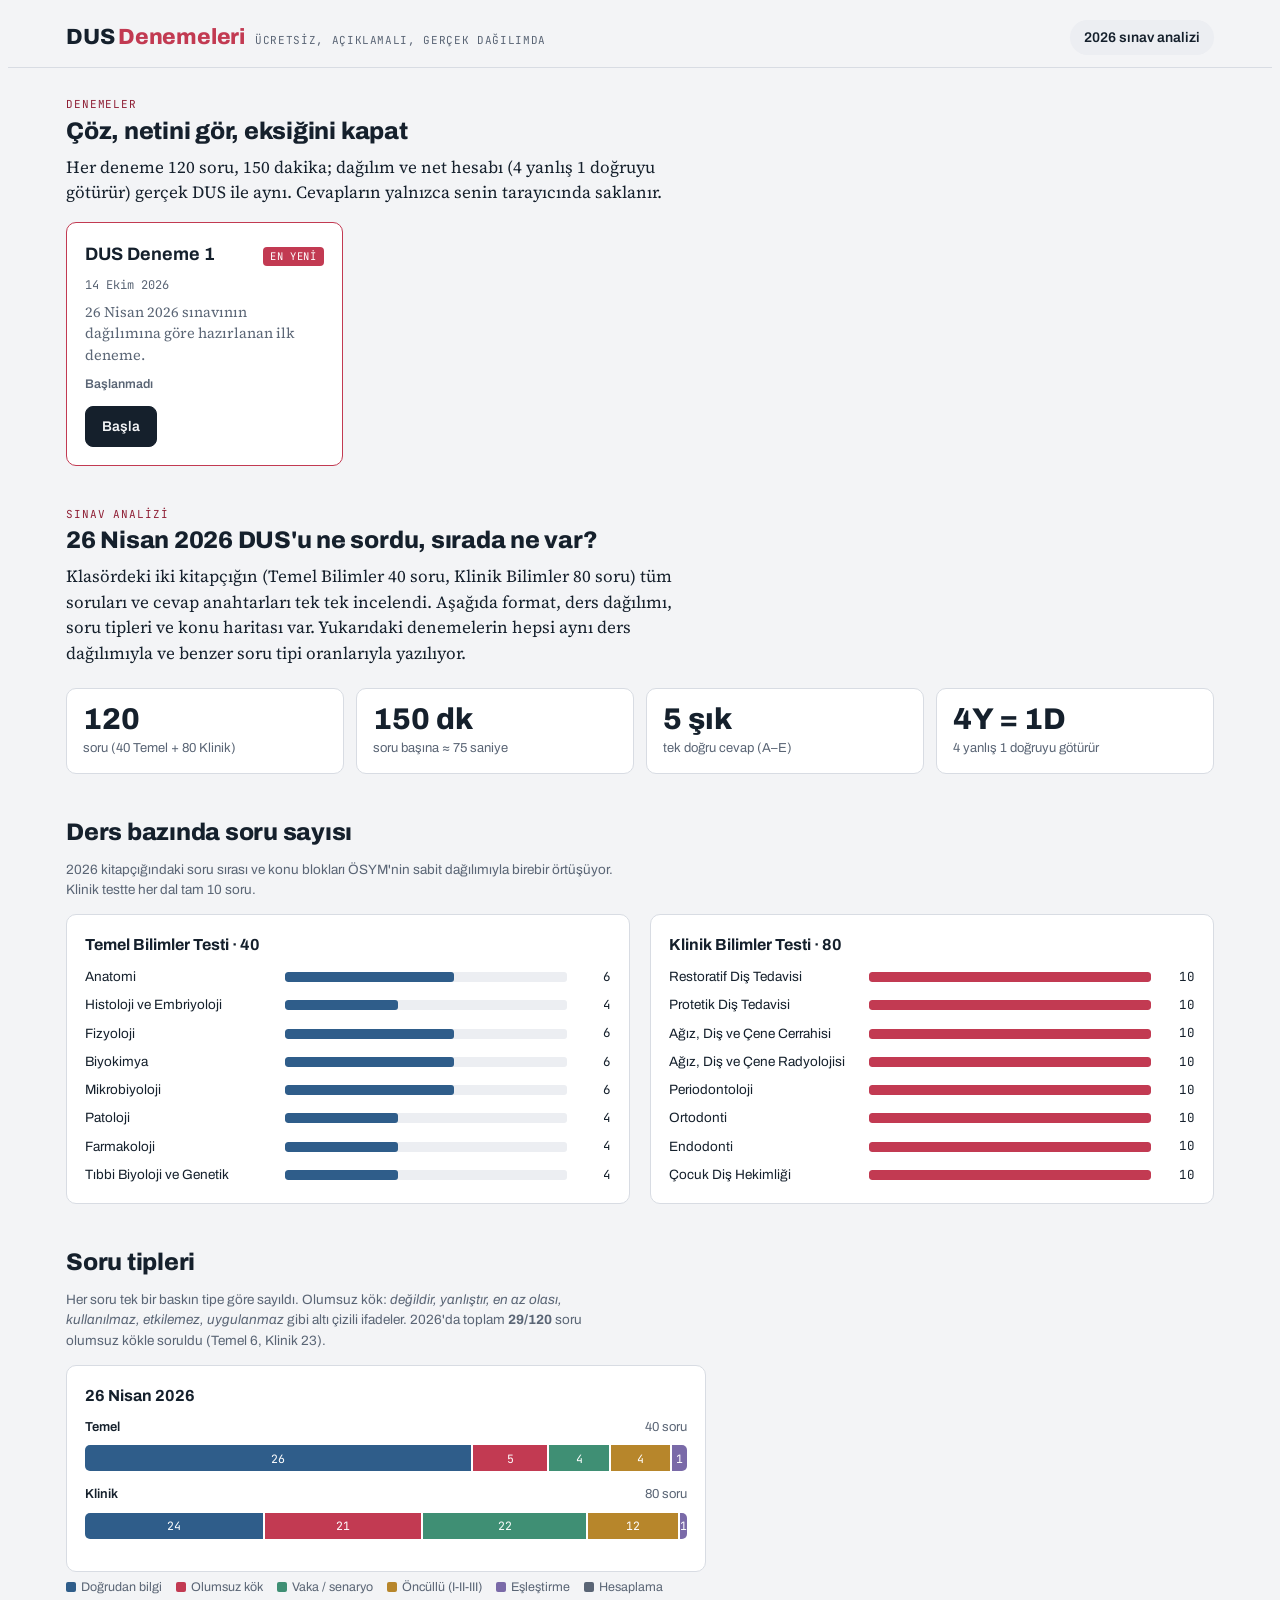
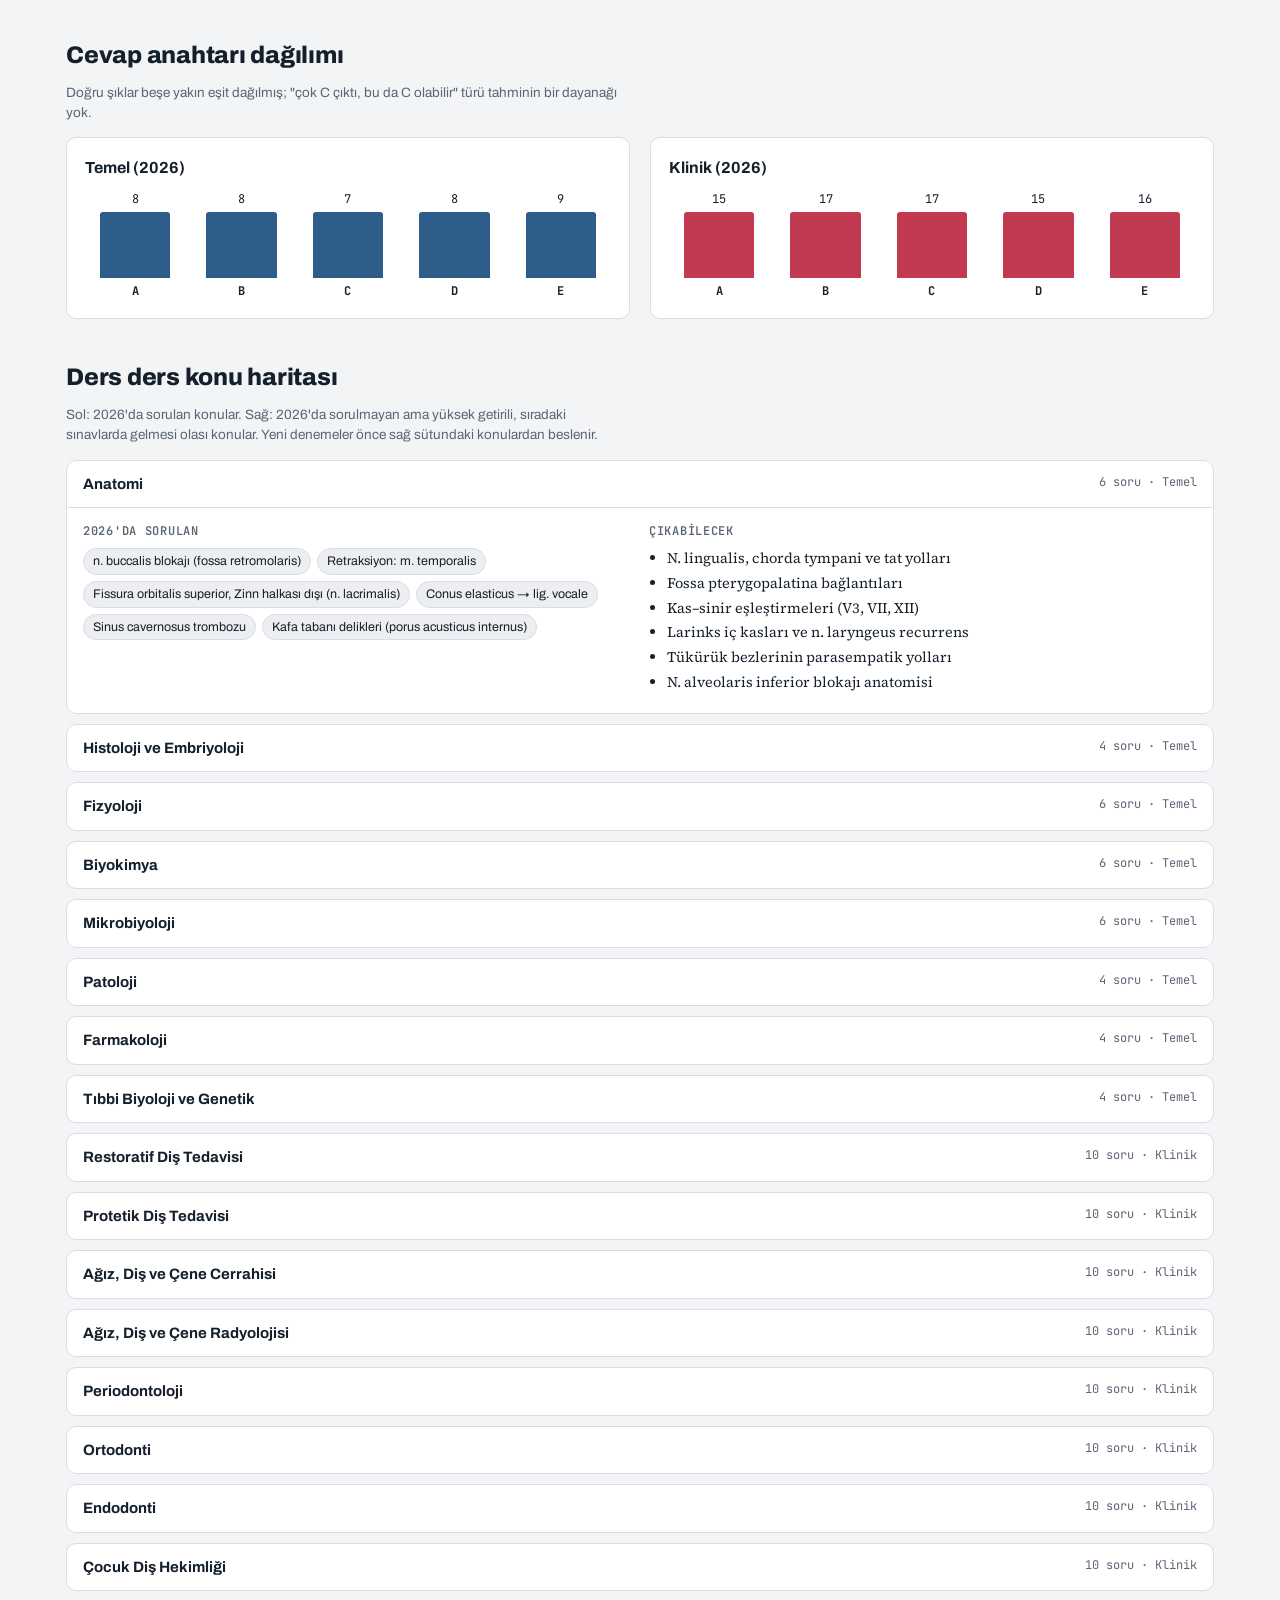
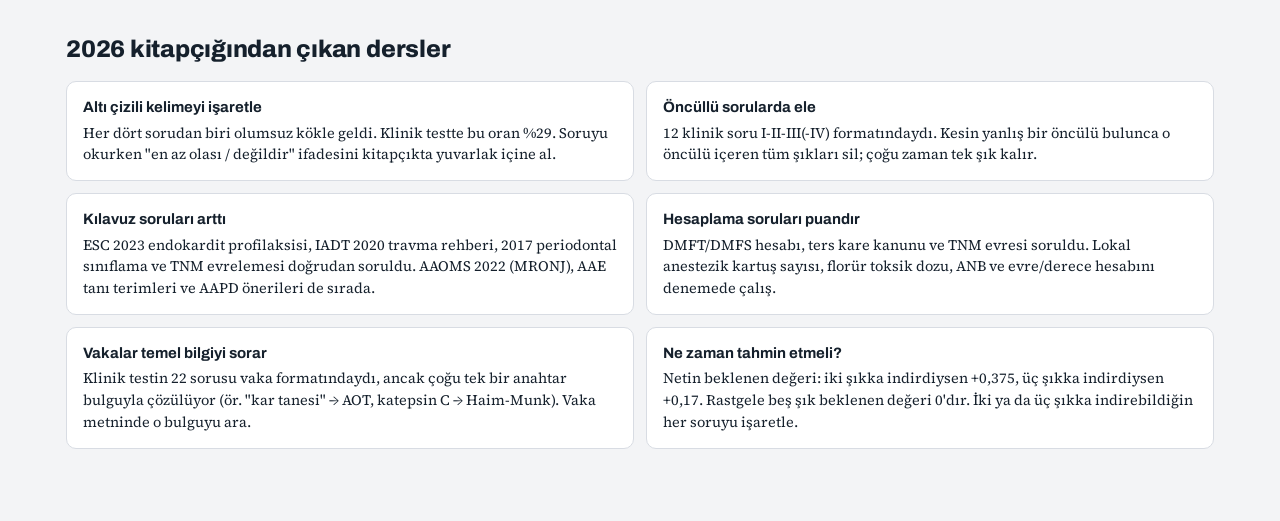
<file: index.html>
<!doctype html>
<html lang="tr">
<head>
<meta charset="utf-8">
<meta name="viewport" content="width=device-width, initial-scale=1, viewport-fit=cover">
<title>DUS Denemeleri</title>
<link rel="preconnect" href="https://fonts.googleapis.com">
<link rel="preconnect" href="https://fonts.gstatic.com" crossorigin>
<link rel="stylesheet" href="https://fonts.googleapis.com/css2?family=Archivo:wght@500;600;700;800&family=Source+Serif+4:opsz,wght@8..60,400;8..60,600;8..60,700&family=JetBrains+Mono:wght@400;600&display=swap">
<link rel="stylesheet" href="ortak.css">
</head>
<body>
<header class="top">
  <div class="wrap">
    <div class="brand"><h1>DUS <span>Denemeleri</span></h1><small>Ücretsiz, açıklamalı, gerçek dağılımda</small></div>
    <a class="navlink" href="#analiz">2026 sınav analizi</a>
  </div>
</header>
<main class="wrap">
  <div class="eyebrow">Denemeler</div>
  <h2>Çöz, netini gör, eksiğini kapat</h2>
  <p class="lede">Her deneme 120 soru, 150 dakika; dağılım ve net hesabı (4 yanlış 1 doğruyu götürür) gerçek DUS ile aynı. Cevapların yalnızca senin tarayıcında saklanır.</p>
  <div class="dlist" id="dlist"></div>
  <section id="analiz" class="block">
  <div class="eyebrow">Sınav analizi</div>
  <h2>26 Nisan 2026 DUS'u ne sordu, sırada ne var?</h2>
  <p class="lede">Klasördeki iki kitapçığın (Temel Bilimler 40 soru, Klinik Bilimler 80 soru) tüm soruları ve cevap anahtarları tek tek incelendi. Aşağıda format, ders dağılımı, soru tipleri ve konu haritası var. Yukarıdaki denemelerin hepsi aynı ders dağılımıyla ve benzer soru tipi oranlarıyla yazılıyor.</p>

  <div class="facts">
    <div class="fact"><b>120</b><span>soru (40 Temel + 80 Klinik)</span></div>
    <div class="fact"><b>150 dk</b><span>soru başına ≈ 75 saniye</span></div>
    <div class="fact"><b>5 şık</b><span>tek doğru cevap (A–E)</span></div>
    <div class="fact"><b>4Y = 1D</b><span>4 yanlış 1 doğruyu götürür</span></div>
  </div>

  <section class="block">
    <h2>Ders bazında soru sayısı</h2>
    <p class="note">2026 kitapçığındaki soru sırası ve konu blokları ÖSYM'nin sabit dağılımıyla birebir örtüşüyor. Klinik testte her dal tam 10 soru.</p>
    <div class="two">
      <div class="panel"><h3>Temel Bilimler Testi · 40</h3><div class="bars" id="bars-t"></div></div>
      <div class="panel"><h3>Klinik Bilimler Testi · 80</h3><div class="bars" id="bars-k"></div></div>
    </div>
  </section>

  <section class="block">
    <h2>Soru tipleri</h2>
    <p class="note">Her soru tek bir baskın tipe göre sayıldı. Olumsuz kök: <i>değildir, yanlıştır, en az olası, kullanılmaz, etkilemez, uygulanmaz</i> gibi altı çizili ifadeler. 2026'da toplam <b>29/120</b> soru olumsuz kökle soruldu (Temel 6, Klinik 23).</p>
    <div class="panel" id="types-2026" style="margin-top:14px;max-width:640px"></div>
    <div class="legend" id="types-legend"></div>
  </section>

  <section class="block">
    <h2>Cevap anahtarı dağılımı</h2>
    <p class="note">Doğru şıklar beşe yakın eşit dağılmış; "çok C çıktı, bu da C olabilir" türü tahminin bir dayanağı yok.</p>
    <div class="two">
      <div class="panel"><h3>Temel (2026)</h3><div class="keyd" id="key-t"></div></div>
      <div class="panel"><h3>Klinik (2026)</h3><div class="keyd" id="key-k"></div></div>
    </div>
  </section>

  <section class="block">
    <h2>Ders ders konu haritası</h2>
    <p class="note">Sol: 2026'da sorulan konular. Sağ: 2026'da sorulmayan ama yüksek getirili, sıradaki sınavlarda gelmesi olası konular. Yeni denemeler önce sağ sütundaki konulardan beslenir.</p>
    <div class="topics" id="topics"></div>
  </section>

  <section class="block">
    <h2>2026 kitapçığından çıkan dersler</h2>
    <div class="tips">
      <div class="tip"><b>Altı çizili kelimeyi işaretle</b><p>Her dört sorudan biri olumsuz kökle geldi. Klinik testte bu oran %29. Soruyu okurken "en az olası / değildir" ifadesini kitapçıkta yuvarlak içine al.</p></div>
      <div class="tip"><b>Öncüllü sorularda ele</b><p>12 klinik soru I-II-III(-IV) formatındaydı. Kesin yanlış bir öncülü bulunca o öncülü içeren tüm şıkları sil; çoğu zaman tek şık kalır.</p></div>
      <div class="tip"><b>Kılavuz soruları arttı</b><p>ESC 2023 endokardit profilaksisi, IADT 2020 travma rehberi, 2017 periodontal sınıflama ve TNM evrelemesi doğrudan soruldu. AAOMS 2022 (MRONJ), AAE tanı terimleri ve AAPD önerileri de sırada.</p></div>
      <div class="tip"><b>Hesaplama soruları puandır</b><p>DMFT/DMFS hesabı, ters kare kanunu ve TNM evresi soruldu. Lokal anestezik kartuş sayısı, florür toksik dozu, ANB ve evre/derece hesabını denemede çalış.</p></div>
      <div class="tip"><b>Vakalar temel bilgiyi sorar</b><p>Klinik testin 22 sorusu vaka formatındaydı, ancak çoğu tek bir anahtar bulguyla çözülüyor (ör. "kar tanesi" → AOT, katepsin C → Haim-Munk). Vaka metninde o bulguyu ara.</p></div>
      <div class="tip"><b>Ne zaman tahmin etmeli?</b><p>Netin beklenen değeri: iki şıkka indirdiysen +0,375, üç şıkka indirdiysen +0,17. Rastgele beş şık beklenen değeri 0'dır. İki ya da üç şıkka indirebildiğin her soruyu işaretle.</p></div>
    </div>
  </section>

  </section>
</main>
<script src="denemeler/liste.js"></script>
<script>
const $=id=>document.getElementById(id);
const TEMEL=[["Anatomi",6],["Histoloji ve Embriyoloji",4],["Fizyoloji",6],["Biyokimya",6],["Mikrobiyoloji",6],["Patoloji",4],["Farmakoloji",4],["Tıbbi Biyoloji ve Genetik",4]];
const KLINIK=[["Restoratif Diş Tedavisi",10],["Protetik Diş Tedavisi",10],["Ağız, Diş ve Çene Cerrahisi",10],["Ağız, Diş ve Çene Radyolojisi",10],["Periodontoloji",10],["Ortodonti",10],["Endodonti",10],["Çocuk Diş Hekimliği",10]];
const L=["A","B","C","D","E"];
const TYPES={bilgi:["Doğrudan bilgi","var(--chart1)"],olumsuz:["Olumsuz kök","var(--chart2)"],vaka:["Vaka / senaryo","var(--chart3)"],oncullu:["Öncüllü (I-II-III)","var(--chart4)"],eslestirme:["Eşleştirme","var(--chart5)"],hesap:["Hesaplama","var(--muted)"]};
const T2026={T:{bilgi:26,olumsuz:5,oncullu:4,vaka:4,eslestirme:1},K:{bilgi:24,olumsuz:21,vaka:22,oncullu:12,eslestirme:1}};
const KEY2026={T:{A:8,B:8,C:7,D:8,E:9},K:{A:15,B:17,C:17,D:15,E:16}};
const TOPICS=[
["Anatomi","n. buccalis blokajı (fossa retromolaris)|Retraksiyon: m. temporalis|Fissura orbitalis superior, Zinn halkası dışı (n. lacrimalis)|Conus elasticus → lig. vocale|Sinus cavernosus trombozu|Kafa tabanı delikleri (porus acusticus internus)","N. lingualis, chorda tympani ve tat yolları|Fossa pterygopalatina bağlantıları|Kas–sinir eşleştirmeleri (V3, VII, XII)|Larinks iç kasları ve n. laryngeus recurrens|Tükürük bezlerinin parasempatik yolları|N. alveolaris inferior blokajı anatomisi"],
["Histoloji ve Embriyoloji","Miyeloperoksidaz → nötrofil|Meckel kıkırdağı → mandibula|Yanak mukozası epitel tabakaları|Mide epiteli (Paneth hücresi yok)","Hertwig kök kını, Malassez artıkları|Faringeal ark ve kese türevleri|Tomes lifi / Tomes çıkıntısı ayrımı|Ağız mukozası tipleri|Damak ve dil gelişimi"],
["Fizyoloji","Parasempatik uyarı ve tükürük|Monosit → makrofaj|Sürfaktan eksikliği|Kalsiyum homeostazı (PTH, D vit., kalsitonin)|VIP ve alt özofagus sfinkteri|Repolarizasyon: voltaj kapılı K⁺","Kalp aksiyon potansiyeli fazları|O₂–Hb eğrisi ve Bohr etkisi|Aldosteron ve ADH ayrımı|Mide asit salgısı düzenlenmesi|Saltatorik iletim|Kas kasılması (troponin, kalmodulin)"],
["Biyokimya","De novo pirimidin: OMP|Kovalent modifikasyon: fosforilasyon|Lipoprotein lipaz|NAD/NADP öncülü: niasin|GLUT2 (yüksek Km)|Peptid olmayan hormon: kortizol","Kollajen sentezi ve C vitamini|Hız kısıtlayıcı enzimler|Hem sentezi (ALA sentaz)|Aminoasit metabolizma bozuklukları|Pentoz fosfat yolu|Glikolizde substrat düzeyinde fosforilasyon"],
["Mikrobiyoloji","Cryptococcus neoformans|M. tuberculosis özellikleri|Hayvan rezervuarı olmayan virus (polio)|C. albicans, germ tüp testi|IgM özellikleri|P. falciparum gametositleri","S. mutans virülans faktörleri|Hepatit B serolojisi|Sterilizasyon biyolojik indikatörleri|Aşırı duyarlılık tipleri|El-ayak-ağız hastalığı / herpanjina|Socransky kompleksleri"],
["Patoloji","p53 (genom gardiyanı)|Kazeöz nekroz → tüberküloz|Kaposi sarkomu (HHV-8)|Çenede kondroblastik osteosarkom","Geri dönüşümsüz hücre hasarı bulguları|Apoptoz ve nekroz ayrımı|Malignite ölçütleri|Odontojenik keratokist histolojisi|Tükürük bezi tümörleri"],
["Farmakoloji","Metirozin (NA salınımı/geri alımı)|Gebelik kategorisi X|Seftarolin (MRSA)|Ondansetron (5-HT₃)","Lokal anestezikler (artikain, prilokain)|Varfarin etkileşimleri|Aspirin mekanizması|Opioid etkileri ve tolerans|Gebelikte güvenli/riskli ilaçlar"],
["Tıbbi Biyoloji ve Genetik","Zardan serbest geçiş: kortizol|Mannoz-6-fosfat → Golgi|Yanlış eşleşme düzeltme: DNA pol δ|mRNA işlenmesi (5′ cap)","Başlangıç kodonu ve genetik kod|Diş anomalisi genleri (DSPP, AMELX, MSX1, PAX9)|Hücre döngüsü (siklin D–CDK4/6, Rb)|Mitokondri ve peroksizom"],
["Restoratif Diş Tedavisi","Rezin infiltrant|DMFT / DMFS hesabı|Tükürük özellikleri|Cam iyonomer simanlar|MTA ve Ca(OH)₂|Renk seçimi|Başlangıç çürük|İntrinsik renklenmeler|LED ışık cihazı nesilleri|1. molar kalsifikasyonu","Black sınıflaması|ICDAS kodları|Etch-and-rinse / self-etch adezivler|Polimerizasyon büzülmesi, C-faktörü|Amalgam fazları (γ₂)|Abfraksiyon / abrazyon / erozyon|Dentin hassasiyeti ajanları|Devital beyazlatma"],
["Protetik Diş Tedavisi","Embraşürler|Aljinat|TME tanısı|Hue / kroma / value|Embraşür kroşe|Kombinasyon sendromu|Rehber düzlemler|Erken yükleme|Miyofasiyal ağrı|Grup fonksiyonu oklüzyon","Dikey boyut ve serbest aralık|Kennedy–Applegate|RPI kroşe sistemi|Ölçü maddeleri ve yan ürünleri|Zirkonya / cam seramik yüzey işlemi|Fonetik testler|Redüksiyonsuz disk deplasmanı|Ante kanunu, kuron-kök oranı"],
["Ağız, Diş ve Çene Cerrahisi","Benzodiazepin ve yarık damak|Distraksiyon: konsolidasyon fazı|Mandibula kırığında kas çekişi|Kondil kırığı komplikasyonları|Gebelikte tetrasiklin|Noma|TNM evrelemesi|Aft ve sekonder herpes|Adenoid kistik karsinom|ESC 2023: klindamisin","Lokal anestezik maksimum doz|Le Fort kırıkları|Pell-Gregory sınıflaması|Varfarin kullanan hasta|Anafilaksi yönetimi|Alveolar osteit|Oroantral fistül|Biyopsi ilkeleri|AAOMS 2022 MRONJ evrelemesi"],
["Ağız, Diş ve Çene Radyolojisi","Turner hipoplazisi|Papillon-Lefèvre|Sementoblastoma|Peutz-Jeghers|Gardner sendromu|AOT (kar tanesi)|Mach band etkisi|Nazopalatin kanal|Gy–Sv birimleri|Ters kare kanunu","kVp / mA etkileri|Stokastik ve deterministik etkiler|Bukkal obje kuralı (SLOB)|Panoramik konumlandırma hataları|Stafne kemik kavitesi|Periapikal sementoosseöz displazi|Fibröz displazi|Multiloküler lezyonlar|Radyasyondan korunma"],
["Periodontoloji","Birleşim epiteli|Antimikrobiyal peptidler|Haim-Munk (katepsin C)|Evre kriterleri|GWAS|Ağız solunumu gingiviti|Peri-implantitis dekontaminasyonu|Flepsiz implant cerrahisi|Rotasyonel flepler|Gracey 13-14","Evre + derece hesabı (sigara, HbA1c)|RANKL / OPG|İlaca bağlı dişeti büyümesi|Gracey ve universal küret|Nekrotizan periodontal hastalık|Cairo resesyon sınıflaması|Glickman furkasyon|Peri-implantitis tanı kriterleri|GTR ilkesi|Molar/kesici paterni ve A.a."],
["Ortodonti","Treacher Collins|Twin-block|Sınıf III elastik|Mini vida ile intrüzyon|Ortognatik stabilite sıralaması|Bimaksiller cerrahi planı|Yüz maskesi kuvvet yönü|Hızlı maksiller genişletme|Fonksiyonel apareyler","ANB yorumu|El-bilek ve CVM|Moment/kuvvet oranı|Ankraj apareyleri|Moyers / Tanaka-Johnston|Dişsel anterior çapraz kapanış|HMG etkileri|Parmak emme bulguları|Retansiyon ve supraalveoler lifler"],
["Endodonti","Pulpal kan akımı|Ultrasonik kullanım sınırları|Apikal skar|Vertikal kök kırığı|Mandibular anestezi teknikleri|Pulpa odası anatomik belirteci|Alt premolar kanal anatomisi|Bifosfonat ve çekim|EPT yanlış pozitif|IADT 2020 intrüzyon","AAE tanı terminolojisi|NaOCl–CHX çökeltisi|EDTA|MB2 kanalı|Vertucci sınıflaması|Avülsiyonda splint süresi|NiTi siklik yorgunluk|Ca(OH)₂ ve E. faecalis|Kök ucu rezeksiyonu|İnternal / eksternal rezorpsiyon"],
["Çocuk Diş Hekimliği","Yer tutucu planlaması|Diş gelişim evreleri|Ankiloze süt dişleri|Servikal pulpotomi|Fasiyal selülit|Fissür örtücüler|Süt dişi intrüzyonu|Süt kanine bukkal infiltrasyon|Nötrofil bozuklukları|Lösemili çocukta çekim","Florür toksik doz hesabı|Primat aralıkları|Süt dişi pulpotomi materyalleri|Frankl ölçeği|Erken çocukluk çağı çürüğü|Distal shoe|Süt dişi avülsiyonu|Ektodermal displazi|Hipofosfatazya|Paslanmaz çelik kuron"]
];


/* ---------- Deneme listesi ---------- */
function drawList(){
  const list=(window.DENEMELER||[]).slice().sort((a,b)=>b.no-a.no);
  if(!list.length){$("dlist").innerHTML="<div class=\"empty\">Henüz yayınlanmış deneme yok.</div>";return}
  $("dlist").innerHTML=list.map((d,k)=>{
    let st=null;try{st=JSON.parse(localStorage.getItem("dus-deneme-"+d.no+"-v1")||"null")}catch(e){}
    let status="<span class=\"status none\">Başlanmadı</span>",btn="Başla";
    if(st&&st.finished){status="<span class=\"status done\">Tamamlandı"+(typeof st.net==="number"?" · "+st.net.toFixed(2).replace(".",",")+" net / "+st.netToplam:"")+"</span>";btn="Sonucu gör"}
    else if(st&&st.started){status="<span class=\"status prog\">Devam ediyor · "+Object.keys(st.ans||{}).length+" cevap</span>";btn="Devam et"}
    const tarih=d.tarih?new Date(d.tarih+"T12:00:00").toLocaleDateString("tr-TR",{day:"numeric",month:"long",year:"numeric"}):"";
    return `<article class="dcard${k===0?" new":""}"><div class="top"><h3>${d.baslik}</h3>${k===0?"<span class=\"badge\">En yeni</span>":""}</div><time datetime="${d.tarih}">${tarih}</time><p>${d.aciklama||""}</p>${status}<a class="btn${k===0?" primary":""}" href="deneme.html?no=${d.no}">${btn}</a></article>`}).join("");
}
function drawAnaliz(){
  const bars=(list,max,el,color)=>{$(el).innerHTML=list.map(([n,c])=>`<div class="bar"><span class="lab" title="${n}">${n}</span><span class="track"><span class="fill" style="display:block;width:${c/max*100}%;background:${color}"></span></span><span class="val">${c}</span></div>`).join("")};
  bars(TEMEL,10,"bars-t","var(--chart1)");bars(KLINIK,10,"bars-k","var(--chart2)");
  const order=["bilgi","olumsuz","vaka","oncullu","eslestirme","hesap"];
  const stack=(title,data,total)=>`<div class="stack-row"><div class="hd"><span>${title}</span><span class="muted" style="font-weight:400">${total} soru</span></div><div class="stack">${order.filter(k=>data[k]).map(k=>`<div style="flex:${data[k]};background:${TYPES[k][1]}" title="${TYPES[k][0]}: ${data[k]}">${data[k]}</div>`).join("")}</div></div>`;
  $("types-2026").innerHTML="<h3>26 Nisan 2026</h3>"+stack("Temel",T2026.T,40)+stack("Klinik",T2026.K,80);
  $("types-legend").innerHTML=order.map(k=>`<span><i style="background:${TYPES[k][1]}"></i>${TYPES[k][0]}</span>`).join("");
  const keyd=(d,el,color)=>{const mx=Math.max(...Object.values(d));$(el).innerHTML=L.map(l=>`<div><span>${d[l]}</span><span class="col" style="height:${d[l]/mx*80}%;background:${color}"></span><b>${l}</b></div>`).join("")};
  keyd(KEY2026.T,"key-t","var(--chart1)");keyd(KEY2026.K,"key-k","var(--chart2)");
  $("topics").innerHTML=TOPICS.map(([n,a,b],i)=>{const cnt=[...TEMEL,...KLINIK].find(x=>x[0]===n)[1];return `<details class="topic"${i===0?" open":""}><summary><span>${n}</span><span class="cnt">${cnt} soru · ${i<8?"Temel":"Klinik"}</span></summary><div class="tbody"><div><h4>2026'da sorulan</h4><div class="chips">${a.split("|").map(x=>`<span class="chip">${x}</span>`).join("")}</div></div><div><h4>Çıkabilecek</h4><ul>${b.split("|").map(x=>`<li>${x}</li>`).join("")}</ul></div></div></details>`}).join("");
}


drawList();drawAnaliz();
</script>
</body>
</html>
</file>
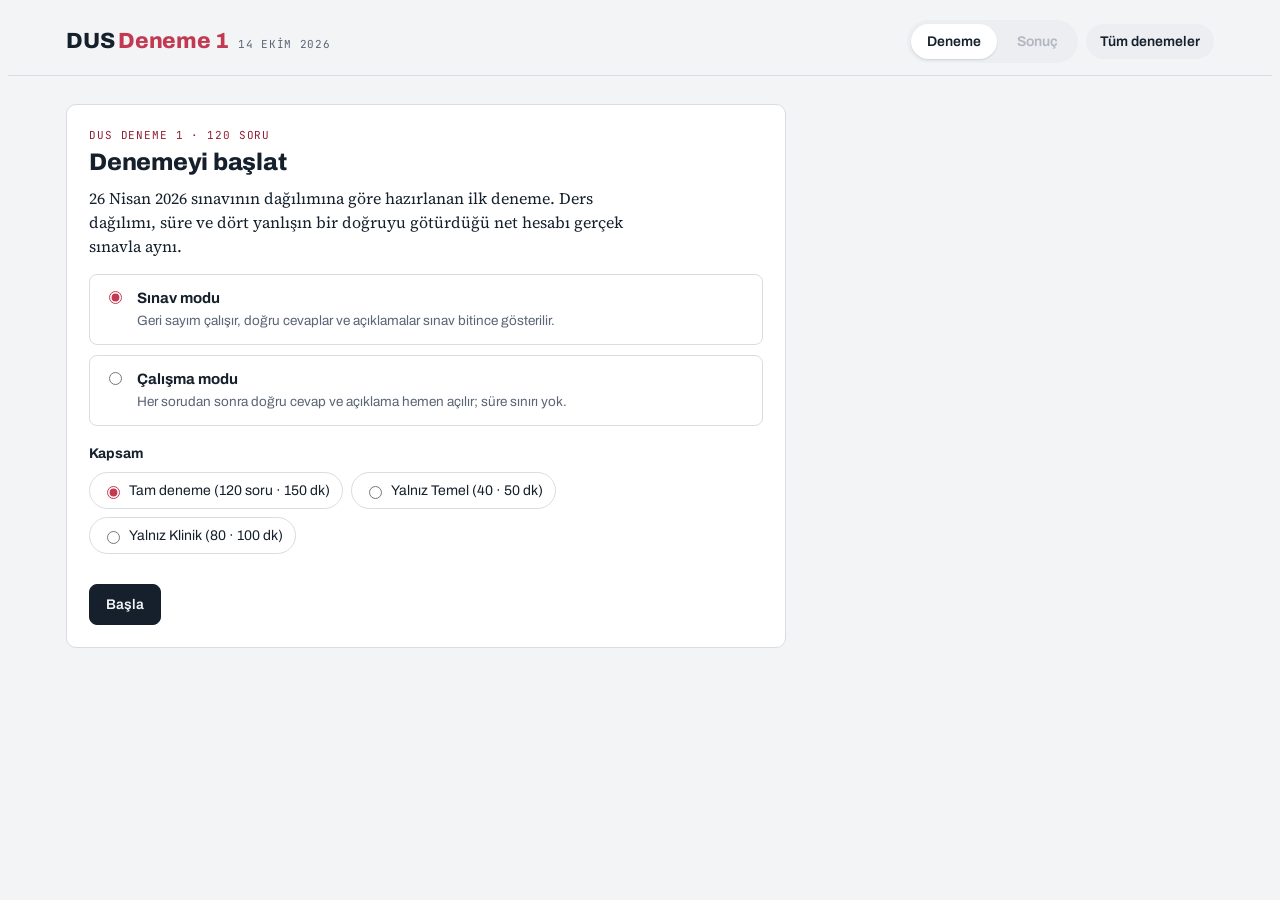
<file: deneme.html>
<!doctype html>
<html lang="tr">
<head>
<meta charset="utf-8">
<meta name="viewport" content="width=device-width, initial-scale=1, viewport-fit=cover">
<title>DUS Deneme</title>
<link rel="preconnect" href="https://fonts.googleapis.com">
<link rel="preconnect" href="https://fonts.gstatic.com" crossorigin>
<link rel="stylesheet" href="https://fonts.googleapis.com/css2?family=Archivo:wght@500;600;700;800&family=Source+Serif+4:opsz,wght@8..60,400;8..60,600;8..60,700&family=JetBrains+Mono:wght@400;600&display=swap">
<link rel="stylesheet" href="ortak.css">
</head>
<body>
<header class="top">
  <div class="wrap">
    <div class="brand"><h1><a href="index.html">DUS</a> <span id="dno">Deneme</span></h1><small id="dtarih"></small></div>
    <div style="display:flex;gap:8px;align-items:center;flex-wrap:wrap">
      <nav class="tabs" role="tablist" aria-label="Bölümler">
        <button id="tab-deneme" role="tab" aria-selected="true" data-view="deneme">Deneme</button>
        <button id="tab-sonuc" role="tab" aria-selected="false" data-view="sonuc">Sonuç</button>
      </nav>
      <a class="navlink" href="index.html">Tüm denemeler</a>
    </div>
  </div>
</header>

<main class="wrap">
<div id="v-deneme">
  <div id="d-start"></div>
  <div id="d-exam" hidden>
    <div class="exam">
      <div><div class="qcard" id="qcard"></div></div>
      <aside class="optik" id="optik">
        <div class="ohead">
          <div class="eyebrow" id="tlabel">Kalan süre</div>
          <div class="timer" id="timer">150:00</div>
          <div class="ostats" id="ostats"></div>
          <button class="btn otoggle" id="otoggle">Optik formu göster</button>
        </div>
        <div class="olist" id="olist"></div>
      </aside>
    </div>
  </div>
</div>
<div id="v-sonuc" hidden></div>
</main>

<script src="denemeler/liste.js"></script>
<script>
/* ---------- Sabit ders yapısı (her deneme bu sırayı izler) ---------- */
const TEMEL=[["Anatomi",6],["Histoloji ve Embriyoloji",4],["Fizyoloji",6],["Biyokimya",6],["Mikrobiyoloji",6],["Patoloji",4],["Farmakoloji",4],["Tıbbi Biyoloji ve Genetik",4]];
const KLINIK=[["Restoratif Diş Tedavisi",10],["Protetik Diş Tedavisi",10],["Ağız, Diş ve Çene Cerrahisi",10],["Ağız, Diş ve Çene Radyolojisi",10],["Periodontoloji",10],["Ortodonti",10],["Endodonti",10],["Çocuk Diş Hekimliği",10]];
const DERS=[];[...TEMEL,...KLINIK].forEach(([n,c])=>{for(let i=0;i<c;i++)DERS.push(n)});
const SEC=i=>i<40?"T":"K";
const L=["A","B","C","D","E"];
const ROM=["I.","II.","III.","IV.","V."];
const $=id=>document.getElementById(id);
const fmt=sec=>{sec=Math.max(0,Math.round(sec));return String(Math.floor(sec/60)).padStart(2,"0")+":"+String(sec%60).padStart(2,"0")};

/* ---------- Hangi deneme? ?no=2 veya #2 ---------- */
const LISTE=(window.DENEMELER||[]).slice().sort((a,b)=>a.no-b.no);
const istenen=parseInt(new URLSearchParams(location.search).get("no")||(location.hash.match(/\d+/)||[])[0],10);
const META=LISTE.find(d=>d.no===istenen)||LISTE[LISTE.length-1];
let Q=[], STORE="", S=null;

function hata(msg){$("d-start").innerHTML=`<div class="empty">${msg} <a href="index.html">Tüm denemelere dön</a>.</div>`}
if(!META){hata("Henüz yayınlanmış deneme yok.")}
else{
  const sc=document.createElement("script");
  sc.src="denemeler/"+META.dosya;
  sc.onload=()=>{if(!window.DENEME||!Array.isArray(window.DENEME.Q)){hata("Deneme dosyası okunamadı.");return}Q=window.DENEME.Q;init()};
  sc.onerror=()=>hata("Deneme dosyası bulunamadı ("+META.dosya+").");
  document.body.appendChild(sc);
}

/* ---------- Durum ---------- */
function fresh(){return{view:"deneme",started:false,finished:false,paused:false,mode:"sinav",scope:"all",ans:{},flags:{},cur:0,elapsed:0}}
function load(){try{const raw=localStorage.getItem(STORE);if(raw){const o=JSON.parse(raw);if(o&&typeof o==="object")return Object.assign(fresh(),o)}}catch(e){}return fresh()}
function save(){try{localStorage.setItem(STORE,JSON.stringify(S))}catch(e){}}
function scopeIdx(){const all=Q.map((_,i)=>i);return S.scope==="T"?all.filter(i=>i<40):S.scope==="K"?all.filter(i=>i>=40):all}
function limitSec(){return S.scope==="T"?50*60:S.scope==="K"?100*60:150*60}

function init(){
  STORE="dus-deneme-"+META.no+"-v1";
  S=load();
  document.title=META.baslik;
  $("dno").textContent="Deneme "+META.no;
  $("dtarih").textContent=META.tarih?new Date(META.tarih+"T12:00:00").toLocaleDateString("tr-TR",{day:"numeric",month:"long",year:"numeric"}):"";
  document.querySelectorAll(".tabs button").forEach(b=>b.addEventListener("click",()=>setView(b.dataset.view)));
  $("otoggle").addEventListener("click",()=>{const o=$("optik");o.classList.toggle("collapsed");$("otoggle").textContent=o.classList.contains("collapsed")?"Optik formu göster":"Optik formu gizle"});
  if(window.matchMedia&&window.matchMedia("(max-width:900px)").matches)$("optik").classList.add("collapsed");
  document.addEventListener("keydown",onKey);
  if(S.started&&!S.finished)S.paused=true;
  setView(S.finished?"sonuc":"deneme");
}

/* ---------- Görünüm ---------- */
function setView(v){
  if(v==="sonuc"&&!S.finished)v="deneme";
  S.view=v;save();
  ["deneme","sonuc"].forEach(x=>{$("v-"+x).hidden=x!==v;$("tab-"+x).setAttribute("aria-selected",String(x===v))});
  $("tab-sonuc").disabled=!S.finished;
  if(v==="deneme")renderDeneme();else renderSonuc();
  window.scrollTo(0,0);
}

/* ---------- Başlangıç ekranı ---------- */
function renderStart(){
  const answered=Object.keys(S.ans).length, resume=S.started&&!S.finished;
  $("d-start").innerHTML=`<div class="startcard">
    <div class="eyebrow">${META.baslik} · ${Q.length} soru</div>
    <h2>${resume?"Kaldığın yerden devam et":"Denemeyi başlat"}</h2>
    ${resume?`<p class="lede" style="font-size:16px">${answered} soru işaretlenmiş, ${S.mode==="sinav"?"kalan süre "+fmt(limitSec()-S.elapsed):"geçen süre "+fmt(S.elapsed)}.</p>
      <div class="cta"><button class="btn primary" id="resume">Devam et</button><button class="btn" id="reset">Baştan başla</button></div>`
    :`<p class="lede" style="font-size:16px">${META.aciklama||""} Ders dağılımı, süre ve dört yanlışın bir doğruyu götürdüğü net hesabı gerçek sınavla aynı.</p>
    <div class="opts" role="radiogroup" aria-label="Mod">
      <label class="radio"><input type="radio" name="mode" id="m-sinav" value="sinav" ${S.mode==="sinav"?"checked":""}><div><b>Sınav modu</b><span>Geri sayım çalışır, doğru cevaplar ve açıklamalar sınav bitince gösterilir.</span></div></label>
      <label class="radio"><input type="radio" name="mode" id="m-calisma" value="calisma" ${S.mode==="calisma"?"checked":""}><div><b>Çalışma modu</b><span>Her sorudan sonra doğru cevap ve açıklama hemen açılır; süre sınırı yok.</span></div></label>
    </div>
    <div><b style="font-size:14px">Kapsam</b>
      <div class="rgroup">
        <label><input type="radio" name="scope" id="s-all" value="all" ${S.scope==="all"?"checked":""}>Tam deneme (120 soru · 150 dk)</label>
        <label><input type="radio" name="scope" id="s-T" value="T" ${S.scope==="T"?"checked":""}>Yalnız Temel (40 · 50 dk)</label>
        <label><input type="radio" name="scope" id="s-K" value="K" ${S.scope==="K"?"checked":""}>Yalnız Klinik (80 · 100 dk)</label>
      </div></div>
    <div class="cta"><button class="btn primary" id="begin">Başla</button></div>`}
  </div>`;
  if(resume){$("resume").onclick=()=>{startTimer();renderDeneme()};$("reset").onclick=()=>{S=fresh();save();renderDeneme()}}
  else $("begin").onclick=()=>{
    S.mode=document.querySelector('input[name="mode"]:checked').value;
    S.scope=document.querySelector('input[name="scope"]:checked').value;
    S.started=true;S.finished=false;S.ans={};S.flags={};S.elapsed=0;S.cur=scopeIdx()[0];save();startTimer();renderDeneme();
  };
}

/* ---------- Sınav ekranı ---------- */
let tick=null, confirmOpen=false;
function startTimer(){S.paused=false;save();if(tick)clearInterval(tick);tick=setInterval(()=>{
  if(!S.started||S.finished||S.paused||S.view!=="deneme"||document.hidden)return;
  S.elapsed++; if(S.elapsed%5===0)save(); drawTimer();
  if(S.mode==="sinav"&&S.elapsed>=limitSec())finish();
},1000)}
function drawTimer(){
  const el=$("timer");
  if(S.mode==="sinav"){const rem=limitSec()-S.elapsed;el.textContent=fmt(rem);el.classList.toggle("low",rem<600);$("tlabel").textContent="Kalan süre"}
  else{el.textContent=fmt(S.elapsed);el.classList.remove("low");$("tlabel").textContent="Geçen süre"}
}
function renderDeneme(){
  if(S.finished){setView("sonuc");return}
  const exam=S.started&&!S.paused;
  $("d-start").hidden=exam;$("d-exam").hidden=!exam;
  if(!exam){renderStart();return}
  if(!tick)startTimer();
  drawTimer();renderQ();renderOptik();
}
function qHTML(i,opts){
  const q=Q[i],sec=SEC(i);
  const roman=q.r?`<ol class="roman">${q.r.map((x,k)=>`<li><span>${ROM[k]}</span><span>${x}</span></li>`).join("")}</ol>`:"";
  const bold=!q.q.includes("<b>"), chosen=S.ans[i], reveal=opts.reveal;
  const choices=q.o.map((o,k)=>{const l=L[k];let cls="choice";
    if(reveal){if(l===q.a)cls+=" ok";else if(l===chosen)cls+=" no"}else if(l===chosen)cls+=" sel";
    return `<button class="${cls}" data-l="${l}" ${opts.lock?"disabled":""} aria-pressed="${l===chosen}"><span class="bub">${l}</span><span>${o}</span></button>`}).join("");
  let expl="";
  if(reveal){const v=!chosen?["sk","Boş bırakıldı"]:chosen===q.a?["ok","Doğru"]:["no","Yanlış · senin cevabın "+chosen];
    expl=`<div class="expl"><div class="verdict ${v[0]}">${v[1]} · Doğru cevap ${q.a}</div>${q.e}</div>`}
  return `<div class="qhead"><span class="qnum"><b>Soru ${sec==="T"?i+1:i-39}</b>${opts.sub||""}</span>
    <span style="display:flex;gap:6px;flex-wrap:wrap;align-items:center"><span class="tag sec">${sec==="T"?"Temel":"Klinik"}</span><span class="tag">${DERS[i]}</span>${opts.flagBtn?`<button class="flagbtn" id="flag" aria-pressed="${!!S.flags[i]}">${S.flags[i]?"İşaretli":"Sonra bak"}</button>`:""}</span></div>
    ${roman}<div class="stem${bold?" allbold":""}">${q.q}</div><div class="choices">${choices}</div>${expl}`;
}
function renderQ(){
  const idx=scopeIdx(),pos=idx.indexOf(S.cur),i=S.cur;
  const study=S.mode==="calisma",answered=!!S.ans[i],reveal=study&&answered;
  const blanks=idx.filter(j=>!S.ans[j]).length;
  $("qcard").innerHTML=qHTML(i,{reveal,lock:reveal,flagBtn:true,sub:` · ${pos+1}/${idx.length}`})+
   `<div class="qfoot"><div class="grp"><button class="btn" id="prev" ${pos===0?"disabled":""}>Önceki</button><button class="btn primary" id="next" ${pos===idx.length-1?"disabled":""}>Sonraki</button></div>
    <div class="grp">${!study&&answered?`<button class="btn" id="clear">Cevabı sil</button>`:""}<button class="btn" id="pause">Ara ver</button><button class="btn danger" id="finish">Sınavı bitir</button></div></div>
    ${confirmOpen?`<div class="confirm" role="alert"><span>${blanks?`<b>${blanks}</b> boş soru var. `:""}Sınavı bitirip sonuçları görmek istiyor musun?</span><span style="display:flex;gap:8px"><button class="btn" id="cancelfin">Vazgeç</button><button class="btn danger" id="dofin">Bitir</button></span></div>`:""}
    <div class="kbd">Klavye: A–E cevap · ← → gezin · F işaretle</div>`;
  $("qcard").querySelectorAll(".choice").forEach(b=>b.addEventListener("click",()=>answer(i,b.dataset.l)));
  $("prev").onclick=()=>go(-1);$("next").onclick=()=>go(1);
  $("flag").onclick=()=>toggleFlag(i);
  if($("clear"))$("clear").onclick=()=>{delete S.ans[i];save();renderQ();renderOptik()};
  $("pause").onclick=()=>{S.paused=true;save();renderDeneme()};
  $("finish").onclick=()=>{confirmOpen=true;renderQ()};
  if($("cancelfin"))$("cancelfin").onclick=()=>{confirmOpen=false;renderQ()};
  if($("dofin"))$("dofin").onclick=()=>finish();
}
function answer(i,l){
  if(S.finished)return;
  if(S.mode==="calisma"&&S.ans[i])return;
  if(S.ans[i]===l&&S.mode==="sinav")delete S.ans[i];else S.ans[i]=l;
  save();if(i===S.cur)renderQ();renderOptik();
}
function toggleFlag(i){if(S.flags[i])delete S.flags[i];else S.flags[i]=1;save();renderQ();renderOptik()}
function go(d){const idx=scopeIdx(),p=idx.indexOf(S.cur)+d;if(p<0||p>=idx.length)return;S.cur=idx[p];confirmOpen=false;save();renderQ();renderOptik(true);window.scrollTo({top:0})}
function renderOptik(scroll){
  const idx=scopeIdx(),study=S.mode==="calisma";let html="",last="";
  idx.forEach(i=>{const sec=SEC(i);
    if(sec!==last){html+=`<div class="osec">${sec==="T"?"Temel Bilimler Testi":"Klinik Bilimler Testi"}</div>`;last=sec}
    const a=S.ans[i],n=sec==="T"?i+1:i-39;
    html+=`<div class="orow${i===S.cur?" cur":""}" id="or-${i}"><button class="n" data-go="${i}" aria-label="Soru ${n}">${n}</button>${L.map(l=>{let c="ob";
      if(a===l)c+=study?(l===Q[i].a?" ok":" no"):" f";else if(study&&a&&l===Q[i].a)c+=" key";
      return `<button class="${c}" data-i="${i}" data-l="${l}" aria-label="Soru ${n} şık ${l}">${l}</button>`}).join("")}<span class="fl">${S.flags[i]?"●":""}</span></div>`});
  $("olist").innerHTML=html;
  $("ostats").innerHTML=`<span>${idx.filter(i=>S.ans[i]).length}/${idx.length} cevaplandı</span><span>${Object.keys(S.flags).filter(k=>idx.includes(+k)).length} işaretli</span>`;
  $("olist").querySelectorAll("[data-go]").forEach(b=>b.onclick=()=>{S.cur=+b.dataset.go;confirmOpen=false;save();renderQ();renderOptik()});
  $("olist").querySelectorAll(".ob").forEach(b=>b.onclick=()=>{const i=+b.dataset.i;S.cur=i;save();answer(i,b.dataset.l);renderQ()});
  if(scroll){const r=$("or-"+S.cur),box=$("olist");if(r)box.scrollTop=r.offsetTop-box.offsetTop-box.clientHeight/2}
}
function onKey(e){
  if(S.view!=="deneme"||!S.started||S.finished||S.paused||e.metaKey||e.ctrlKey||e.altKey)return;
  const t=e.target;if(t&&(t.tagName==="INPUT"||t.tagName==="TEXTAREA"))return;
  const k=e.key.toUpperCase();
  if(L.includes(k)){answer(S.cur,k);e.preventDefault()}
  else if(e.key==="ArrowRight"){go(1);e.preventDefault()}
  else if(e.key==="ArrowLeft"){go(-1);e.preventDefault()}
  else if(k==="F")toggleFlag(S.cur);
}
function finish(){const r=score(scopeIdx());S.net=r.n;S.netToplam=r.t;S.finished=true;confirmOpen=false;save();setView("sonuc")}

/* ---------- Sonuç ---------- */
let filt="yanlis";
function score(list){let c=0,w=0,b=0;list.forEach(i=>{const a=S.ans[i];if(!a)b++;else if(a===Q[i].a)c++;else w++});return{c,w,b,n:c-w/4,t:list.length}}
function renderSonuc(){
  const idx=scopeIdx(),all=score(idx),T=score(idx.filter(i=>i<40)),K=score(idx.filter(i=>i>=40));
  const n2=x=>x.toFixed(2).replace(".",",");
  const rows=[];
  [["Temel Bilimler",TEMEL,0],["Klinik Bilimler",KLINIK,40]].forEach(([gname,list,start])=>{
    if(S.scope!=="all"&&((S.scope==="T")!==(start===0)))return;
    const sub=score(idx.filter(i=>start===0?i<40:i>=40));let s=start;
    rows.push(`<tr class="sub"><td>${gname}</td><td class="num">${sub.t}</td><td class="num">${sub.c}</td><td class="num">${sub.w}</td><td class="num">${sub.b}</td><td class="num">${n2(sub.n)}</td><td></td></tr>`);
    list.forEach(([d,c])=>{const ids=[];for(let k=0;k<c;k++)ids.push(s+k);s+=c;const r=score(ids),pct=Math.max(0,r.n/r.t*100);
      rows.push(`<tr><td>${d}</td><td class="num">${r.t}</td><td class="num">${r.c}</td><td class="num">${r.w}</td><td class="num">${r.b}</td><td class="num">${n2(r.n)}</td><td><div class="minibar"><div style="width:${pct}%"></div></div></td></tr>`)});
  });
  const weak=[...TEMEL,...KLINIK].map(([d])=>{const ids=idx.filter(i=>DERS[i]===d);return ids.length?{d,r:score(ids)}:null}).filter(Boolean).sort((a,b)=>a.r.n/a.r.t-b.r.n/b.r.t).slice(0,3);
  $("v-sonuc").innerHTML=`<div class="eyebrow">${S.mode==="sinav"?"Sınav modu":"Çalışma modu"} · süre ${fmt(S.elapsed)}</div>
    <h2>Sonuç: ${n2(all.n)} net / ${all.t} soru</h2>
    <p class="lede" style="font-size:16px">${S.scope==="all"?`Temel ${n2(T.n)} net, Klinik ${n2(K.n)} net. `:""}Net = doğru − yanlış ÷ 4. En çok çalışılması gereken dersler: ${weak.map(w=>`<b>${w.d}</b>`).join(", ")}.</p>
    <div class="rtiles"><div class="rt ok"><b>${all.c}</b><span>doğru</span></div><div class="rt no"><b>${all.w}</b><span>yanlış</span></div><div class="rt sk"><b>${all.b}</b><span>boş</span></div><div class="rt"><b>${n2(all.n)}</b><span>net</span></div></div>
    <section class="block"><h2>Ders bazında</h2>
    <div class="tablewrap"><table><thead><tr><th>Ders</th><th class="num">Soru</th><th class="num">D</th><th class="num">Y</th><th class="num">B</th><th class="num">Net</th><th>Başarı</th></tr></thead><tbody>${rows.join("")}</tbody></table></div></section>
    <section class="block"><h2>Soru soru inceleme</h2>
    <div class="filters" id="filters">${[["yanlis","Yanlışlar"],["bos","Boşlar"],["isaret","İşaretlediklerim"],["tum","Tümü"]].map(([k,t])=>`<button data-f="${k}" aria-pressed="${filt===k}">${t}</button>`).join("")}</div>
    <div class="review" id="review"></div></section>
    <div class="cta"><button class="btn" id="again">Bu denemeyi yeniden çöz</button><a class="btn" href="index.html" style="text-decoration:none">Tüm denemeler</a></div>`;
  $("filters").querySelectorAll("button").forEach(b=>b.onclick=()=>{filt=b.dataset.f;renderSonuc()});
  const list=idx.filter(i=>filt==="tum"||(filt==="yanlis"&&S.ans[i]&&S.ans[i]!==Q[i].a)||(filt==="bos"&&!S.ans[i])||(filt==="isaret"&&S.flags[i]));
  $("review").innerHTML=list.length?list.map(i=>`<div class="qcard">${qHTML(i,{reveal:true,lock:true})}</div>`).join(""):`<div class="empty">Bu filtrede soru yok.</div>`;
  $("again").onclick=()=>{S=fresh();save();setView("deneme")};
}
</script>
</body>
</html>
</file>
<file: ortak.css>
/* Layout: sınav kitapçığı + sağda optik form; analiz sayfası tek kolon okuma düzeni */
:root{
  --bg:#f3f4f6; --surface:#ffffff; --sunk:#eceef2; --ink:#15202c; --muted:#5a6575; --line:#d8dce3;
  --form:#c23a52; --form-soft:#f8e4e8; --form-ink:#8f1f35;
  --ok:#1d7a4c; --ok-soft:#dcf0e5; --bad:#b3242d; --bad-soft:#f8e0e1; --skip:#8a6100; --skip-soft:#f5ead0;
  --chart1:#2f5d8a; --chart2:#c23a52; --chart3:#3f8f74; --chart4:#b7862b; --chart5:#7a6aa8;
  --f-display:"Archivo", "Segoe UI", system-ui, sans-serif;
  --f-body:"Source Serif 4", Georgia, "Times New Roman", serif;
  --f-mono:"JetBrains Mono", ui-monospace, Consolas, monospace;
  --r:10px;
}
@media (prefers-color-scheme: dark){ :root:not([data-theme="light"]){
  --bg:#10151c; --surface:#18202a; --sunk:#1e2833; --ink:#e6eaf0; --muted:#9aa5b4; --line:#2c3644;
  --form:#ec6f86; --form-soft:#3a1d26; --form-ink:#f4a3b2;
  --ok:#5cc792; --ok-soft:#14352a; --bad:#f17a80; --bad-soft:#3d1c20; --skip:#e3b552; --skip-soft:#382f18;
  --chart1:#7fa9d6; --chart2:#ec6f86; --chart3:#6cc3a4; --chart4:#e0b45a; --chart5:#a99ad6;
  color-scheme:dark }}
:root[data-theme="dark"]{
  --bg:#10151c; --surface:#18202a; --sunk:#1e2833; --ink:#e6eaf0; --muted:#9aa5b4; --line:#2c3644;
  --form:#ec6f86; --form-soft:#3a1d26; --form-ink:#f4a3b2;
  --ok:#5cc792; --ok-soft:#14352a; --bad:#f17a80; --bad-soft:#3d1c20; --skip:#e3b552; --skip-soft:#382f18;
  --chart1:#7fa9d6; --chart2:#ec6f86; --chart3:#6cc3a4; --chart4:#e0b45a; --chart5:#a99ad6;
  color-scheme:dark }
*{box-sizing:border-box}
body{background:var(--bg);color:var(--ink);font-family:var(--f-display);font-size:15px;line-height:1.5}
button{font:inherit;color:inherit}
button:focus-visible,summary:focus-visible,select:focus-visible{outline:2px solid var(--form);outline-offset:2px}
.wrap{max-width:1180px;margin:0 auto;padding-left:max(16px, env(safe-area-inset-left, 0px));padding-right:max(16px, env(safe-area-inset-right, 0px))}
header.top{position:sticky;top:env(safe-area-inset-top, 0px);z-index:20;background:var(--bg);border-bottom:1px solid var(--line)}
header.top .wrap{display:flex;align-items:center;justify-content:space-between;gap:12px;flex-wrap:wrap;padding-block:12px}
.brand{display:flex;align-items:baseline;gap:10px;flex-wrap:wrap}
.brand h1{margin:0;font-size:22px;font-weight:800;letter-spacing:-.01em}
.brand h1 span{color:var(--form)}
.brand small{font-family:var(--f-mono);font-size:11px;letter-spacing:.06em;color:var(--muted);text-transform:uppercase}
.tabs{display:flex;gap:4px;background:var(--sunk);padding:4px;border-radius:999px}
.tabs button{border:0;background:transparent;padding:7px 16px;border-radius:999px;font-weight:600;font-size:14px;cursor:pointer;color:var(--muted)}
.tabs button[aria-selected="true"]{background:var(--surface);color:var(--ink);box-shadow:0 1px 2px rgba(0,0,0,.12)}
.tabs button:disabled{opacity:.4;cursor:not-allowed}
main{padding-block:28px 64px}
h2{font-size:24px;font-weight:800;letter-spacing:-.01em;margin:0 0 6px;text-wrap:balance}
h3{font-size:16px;font-weight:700;margin:0 0 10px}
.eyebrow{font-family:var(--f-mono);font-size:11px;letter-spacing:.08em;text-transform:uppercase;color:var(--form-ink)}
.lede{font-family:var(--f-body);font-size:17px;max-width:68ch;color:var(--ink);margin:6px 0 0}
.muted{color:var(--muted)}
section.block{margin-top:40px}
.facts{display:grid;grid-template-columns:repeat(4,minmax(0,1fr));gap:12px;margin-top:22px}
.fact{background:var(--surface);border:1px solid var(--line);border-radius:var(--r);padding:14px 16px}
.fact b{display:block;font-size:30px;font-weight:800;line-height:1.1;font-variant-numeric:tabular-nums}
.fact span{font-size:13px;color:var(--muted)}
.two{display:grid;grid-template-columns:repeat(2,minmax(0,1fr));gap:20px;margin-top:14px}
.panel{background:var(--surface);border:1px solid var(--line);border-radius:var(--r);padding:18px;min-width:0}
.bars{display:grid;gap:8px}
.bar{display:grid;grid-template-columns:minmax(0,190px) minmax(0,1fr) 34px;align-items:center;gap:10px;font-size:13.5px}
.bar .lab{overflow:hidden;text-overflow:ellipsis;white-space:nowrap}
.bar .track{height:10px;background:var(--sunk);border-radius:3px;overflow:hidden}
.bar .fill{height:100%;background:var(--chart1);border-radius:3px}
.bar .val{font-family:var(--f-mono);font-size:12.5px;text-align:right;font-variant-numeric:tabular-nums}
.stack{display:flex;height:26px;border-radius:5px;overflow:hidden;margin:8px 0 6px;gap:2px}
.stack div{display:flex;align-items:center;justify-content:center;font-family:var(--f-mono);font-size:11.5px;color:#fff;min-width:0;overflow:hidden}
.legend{display:flex;flex-wrap:wrap;gap:6px 14px;font-size:12.5px;color:var(--muted);margin-top:6px}
.legend i{display:inline-block;width:10px;height:10px;border-radius:2px;margin-right:5px;vertical-align:-1px}
.stack-row{margin-bottom:14px}
.stack-row .hd{display:flex;justify-content:space-between;font-size:13px;font-weight:600}
.keyd{display:grid;grid-template-columns:repeat(5,minmax(0,1fr));gap:6px;align-items:end;height:110px;margin-top:10px}
.keyd div{display:flex;flex-direction:column;align-items:center;justify-content:flex-end;height:100%;gap:4px;font-family:var(--f-mono);font-size:12px}
.keyd .col{width:70%;background:var(--chart1);border-radius:3px 3px 0 0}
.note{font-size:13.5px;color:var(--muted);margin:10px 0 0;max-width:70ch}
.topics{display:grid;gap:10px;margin-top:14px}
details.topic{background:var(--surface);border:1px solid var(--line);border-radius:var(--r)}
details.topic summary{cursor:pointer;padding:12px 16px;font-weight:700;display:flex;justify-content:space-between;gap:10px;list-style:none}
details.topic summary::-webkit-details-marker{display:none}
details.topic summary .cnt{font-family:var(--f-mono);font-size:12px;color:var(--muted);font-weight:400}
details.topic[open] summary{border-bottom:1px solid var(--line)}
.tbody{display:grid;grid-template-columns:repeat(2,minmax(0,1fr));gap:18px;padding:14px 16px 16px}
.tbody h4{margin:0 0 8px;font-size:12px;font-family:var(--f-mono);letter-spacing:.06em;text-transform:uppercase;color:var(--muted);font-weight:600}
.chips{display:flex;flex-wrap:wrap;gap:6px}
.chip{font-size:12.5px;padding:3px 9px;border-radius:999px;background:var(--sunk);border:1px solid var(--line)}
.chip.hot{background:var(--form-soft);border-color:transparent;color:var(--form-ink)}
.tbody ul{margin:0;padding-left:18px;font-family:var(--f-body);font-size:14.5px}
.tbody li{margin-bottom:3px}
.tips{display:grid;grid-template-columns:repeat(2,minmax(0,1fr));gap:12px;margin-top:14px}
.tip{background:var(--surface);border:1px solid var(--line);border-radius:var(--r);padding:14px 16px}
.tip b{display:block;margin-bottom:4px}
.tip p{margin:0;font-family:var(--f-body);font-size:14.5px}
.btn{border:1px solid var(--line);background:var(--surface);padding:9px 16px;border-radius:8px;font-weight:600;font-size:14px;cursor:pointer}
.btn:hover{border-color:var(--muted)}
.btn.primary{background:var(--ink);color:var(--bg);border-color:var(--ink)}
.btn.danger{background:var(--form);border-color:var(--form);color:#fff}
.btn:disabled{opacity:.45;cursor:not-allowed}
.cta{margin-top:30px;display:flex;gap:10px;flex-wrap:wrap}
/* Deneme */
.startcard{max-width:720px;background:var(--surface);border:1px solid var(--line);border-radius:var(--r);padding:22px}
.opts{display:grid;gap:10px;margin:16px 0}
.radio{display:flex;gap:12px;align-items:flex-start;padding:12px 14px;border:1px solid var(--line);border-radius:8px;cursor:pointer}
.radio input{margin-top:4px;accent-color:var(--form)}
.radio b{display:block}
.radio span{font-size:13.5px;color:var(--muted)}
.rgroup{display:flex;gap:8px;flex-wrap:wrap;margin-top:8px}
.rgroup label{display:flex;gap:6px;align-items:center;padding:7px 12px;border:1px solid var(--line);border-radius:999px;cursor:pointer;font-size:14px}
.rgroup input{accent-color:var(--form)}
.exam{display:grid;grid-template-columns:minmax(0,1fr) 300px;gap:22px;align-items:start}
.qcard{background:var(--surface);border:1px solid var(--line);border-radius:var(--r);padding:22px;min-width:0}
.qhead{display:flex;flex-wrap:wrap;gap:8px 12px;align-items:center;justify-content:space-between;margin-bottom:14px}
.qnum{font-family:var(--f-mono);font-size:13px;color:var(--muted)}
.qnum b{font-size:20px;color:var(--ink);font-family:var(--f-display);font-weight:800;margin-right:4px}
.tag{font-size:12px;padding:3px 9px;border-radius:999px;background:var(--sunk);border:1px solid var(--line);white-space:nowrap}
.tag.sec{background:var(--form-soft);border-color:transparent;color:var(--form-ink)}
.flagbtn{border:1px solid var(--line);background:transparent;padding:5px 10px;border-radius:999px;cursor:pointer;font-size:12.5px}
.flagbtn[aria-pressed="true"]{background:var(--skip-soft);border-color:var(--skip);color:var(--skip)}
.stem{font-family:var(--f-body);font-size:17px;line-height:1.6;max-width:70ch}
.stem.allbold{font-weight:600}
.stem b{font-weight:700}
.roman{font-family:var(--f-body);font-size:17px;line-height:1.55;margin:0 0 14px;padding:0;list-style:none;display:grid;gap:6px;max-width:70ch}
.roman li{display:grid;grid-template-columns:2.4em minmax(0,1fr)}
.choices{display:grid;gap:8px;margin-top:18px;max-width:72ch}
.choice{display:grid;grid-template-columns:34px minmax(0,1fr);gap:12px;align-items:center;text-align:left;width:100%;background:transparent;border:1px solid var(--line);border-radius:8px;padding:9px 12px;cursor:pointer;font-family:var(--f-body);font-size:16px;line-height:1.4}
.choice:hover:not(:disabled){border-color:var(--form)}
.choice:disabled{cursor:default}
.bub{width:28px;height:28px;border-radius:50%;border:1.5px solid var(--form);display:grid;place-items:center;font-family:var(--f-display);font-weight:700;font-size:13px;color:var(--form-ink)}
.choice.sel{border-color:var(--form);background:var(--form-soft)}
.choice.sel .bub{background:var(--form);color:#fff}
.choice.ok{border-color:var(--ok);background:var(--ok-soft)}
.choice.ok .bub{background:var(--ok);border-color:var(--ok);color:#fff}
.choice.no{border-color:var(--bad);background:var(--bad-soft)}
.choice.no .bub{background:var(--bad);border-color:var(--bad);color:#fff}
.expl{margin-top:16px;border-top:1px dashed var(--line);padding-top:14px;font-family:var(--f-body);font-size:15.5px;max-width:72ch}
.expl .verdict{font-family:var(--f-display);font-weight:700;margin-bottom:4px}
.expl .verdict.ok{color:var(--ok)} .expl .verdict.no{color:var(--bad)} .expl .verdict.sk{color:var(--skip)}
.qfoot{display:flex;flex-wrap:wrap;gap:8px;justify-content:space-between;margin-top:22px}
.qfoot .grp{display:flex;gap:8px;flex-wrap:wrap}
.confirm{margin-top:14px;padding:12px 14px;border-radius:8px;background:var(--form-soft);display:flex;flex-wrap:wrap;gap:10px;align-items:center;justify-content:space-between;font-size:14px}
.kbd{font-family:var(--f-mono);font-size:12px;color:var(--muted);margin-top:12px}
aside.optik{background:var(--surface);border:1px solid var(--line);border-radius:var(--r);position:sticky;top:calc(env(safe-area-inset-top, 0px) + 76px);max-height:calc(100vh - 100px);display:flex;flex-direction:column;min-width:0}
.ohead{padding:14px 14px 10px;border-bottom:1px solid var(--line)}
.timer{font-family:var(--f-mono);font-size:26px;font-weight:600;font-variant-numeric:tabular-nums;letter-spacing:.02em}
.timer.low{color:var(--bad)}
.ostats{display:flex;gap:12px;font-size:12.5px;color:var(--muted);margin-top:4px;flex-wrap:wrap}
.olist{overflow:auto;padding:6px 8px 12px}
.osec{font-family:var(--f-mono);font-size:10.5px;letter-spacing:.08em;color:var(--form-ink);padding:10px 6px 4px;text-transform:uppercase}
.orow{display:grid;grid-template-columns:34px repeat(5,1fr) 14px;align-items:center;gap:2px;padding:2px 4px;border-radius:6px}
.orow.cur{background:var(--form-soft)}
.orow .n{font-family:var(--f-mono);font-size:11.5px;color:var(--muted);border:0;background:none;cursor:pointer;text-align:left;padding:2px 0}
.ob{width:20px;height:20px;border-radius:50%;border:1.2px solid var(--form);background:transparent;font-size:9.5px;font-weight:700;color:var(--form-ink);cursor:pointer;display:grid;place-items:center;padding:0;justify-self:center}
.ob.f{background:var(--ink);border-color:var(--ink);color:var(--bg)}
.ob.ok{background:var(--ok);border-color:var(--ok);color:#fff}
.ob.no{background:var(--bad);border-color:var(--bad);color:#fff}
.ob.key{border:2px solid var(--ok);color:var(--ok)}
.orow .fl{font-size:10px;color:var(--skip);text-align:center}
.otoggle{display:none}
/* Sonuç */
.rtiles{display:grid;grid-template-columns:repeat(4,minmax(0,1fr));gap:12px;margin-top:18px}
.rt{background:var(--surface);border:1px solid var(--line);border-radius:var(--r);padding:14px 16px}
.rt b{display:block;font-size:30px;font-weight:800;font-variant-numeric:tabular-nums;line-height:1.1}
.rt span{font-size:13px;color:var(--muted)}
.rt.ok b{color:var(--ok)} .rt.no b{color:var(--bad)} .rt.sk b{color:var(--skip)}
.tablewrap{overflow-x:auto;margin-top:14px;background:var(--surface);border:1px solid var(--line);border-radius:var(--r)}
table{border-collapse:collapse;width:100%;font-size:14px;min-width:620px}
th,td{padding:9px 12px;border-bottom:1px solid var(--line);text-align:left}
th{font-size:11.5px;font-family:var(--f-mono);letter-spacing:.05em;text-transform:uppercase;color:var(--muted);font-weight:600}
td.num{font-family:var(--f-mono);font-variant-numeric:tabular-nums;text-align:right}
th.num{text-align:right}
tr.sub td{background:var(--sunk);font-weight:700}
.minibar{height:8px;background:var(--sunk);border-radius:3px;overflow:hidden;min-width:80px}
.minibar div{height:100%;background:var(--ok)}
.filters{display:flex;gap:6px;flex-wrap:wrap;margin:16px 0}
.filters button{border:1px solid var(--line);background:var(--surface);padding:6px 12px;border-radius:999px;cursor:pointer;font-size:13.5px}
.filters button[aria-pressed="true"]{background:var(--ink);color:var(--bg);border-color:var(--ink)}
.review{display:grid;gap:14px}
.review .qcard{padding:18px}
.empty{padding:20px;border:1px dashed var(--line);border-radius:var(--r);color:var(--muted);font-family:var(--f-body)}
@media (max-width:900px){
  .exam{grid-template-columns:minmax(0,1fr)}
  aside.optik{position:static;max-height:none}
  .otoggle{display:block;width:100%;margin-top:8px}
  aside.optik.collapsed .olist{display:none}
  .facts,.rtiles{grid-template-columns:repeat(2,minmax(0,1fr))}
  .two,.tips,.tbody{grid-template-columns:minmax(0,1fr)}
}
@media (max-width:480px){
  .bar{grid-template-columns:minmax(0,120px) minmax(0,1fr) 30px}
  .qcard{padding:16px}
  .stem,.roman{font-size:16px}
  .choice{font-size:15px}
}
@media (prefers-reduced-motion:no-preference){ .choice,.tabs button{transition:background .15s,border-color .15s} }

/* Ana sayfa ve gezinme */
a{color:inherit}
.brand a{text-decoration:none}
.navlink{font-size:14px;font-weight:600;text-decoration:none;padding:7px 14px;border-radius:999px;background:var(--sunk);color:var(--ink)}
.navlink:hover{background:var(--line)}
.dlist{display:grid;grid-template-columns:repeat(auto-fill,minmax(260px,1fr));gap:14px;margin-top:16px}
.dcard{background:var(--surface);border:1px solid var(--line);border-radius:var(--r);padding:18px;display:flex;flex-direction:column;gap:8px;min-width:0}
.dcard.new{border-color:var(--form)}
.dcard .top{display:flex;justify-content:space-between;align-items:baseline;gap:8px}
.dcard h3{margin:0;font-size:18px}
.dcard time{font-family:var(--f-mono);font-size:12px;color:var(--muted)}
.dcard p{margin:0;font-family:var(--f-body);font-size:14.5px;color:var(--muted)}
.dcard .status{font-size:12.5px;font-weight:600}
.dcard .status.done{color:var(--ok)} .dcard .status.prog{color:var(--skip)} .dcard .status.none{color:var(--muted)}
.dcard .btn{align-self:flex-start;text-decoration:none;margin-top:4px}
.badge{font-family:var(--f-mono);font-size:10.5px;letter-spacing:.06em;text-transform:uppercase;background:var(--form);color:#fff;padding:2px 7px;border-radius:4px}
</file>
